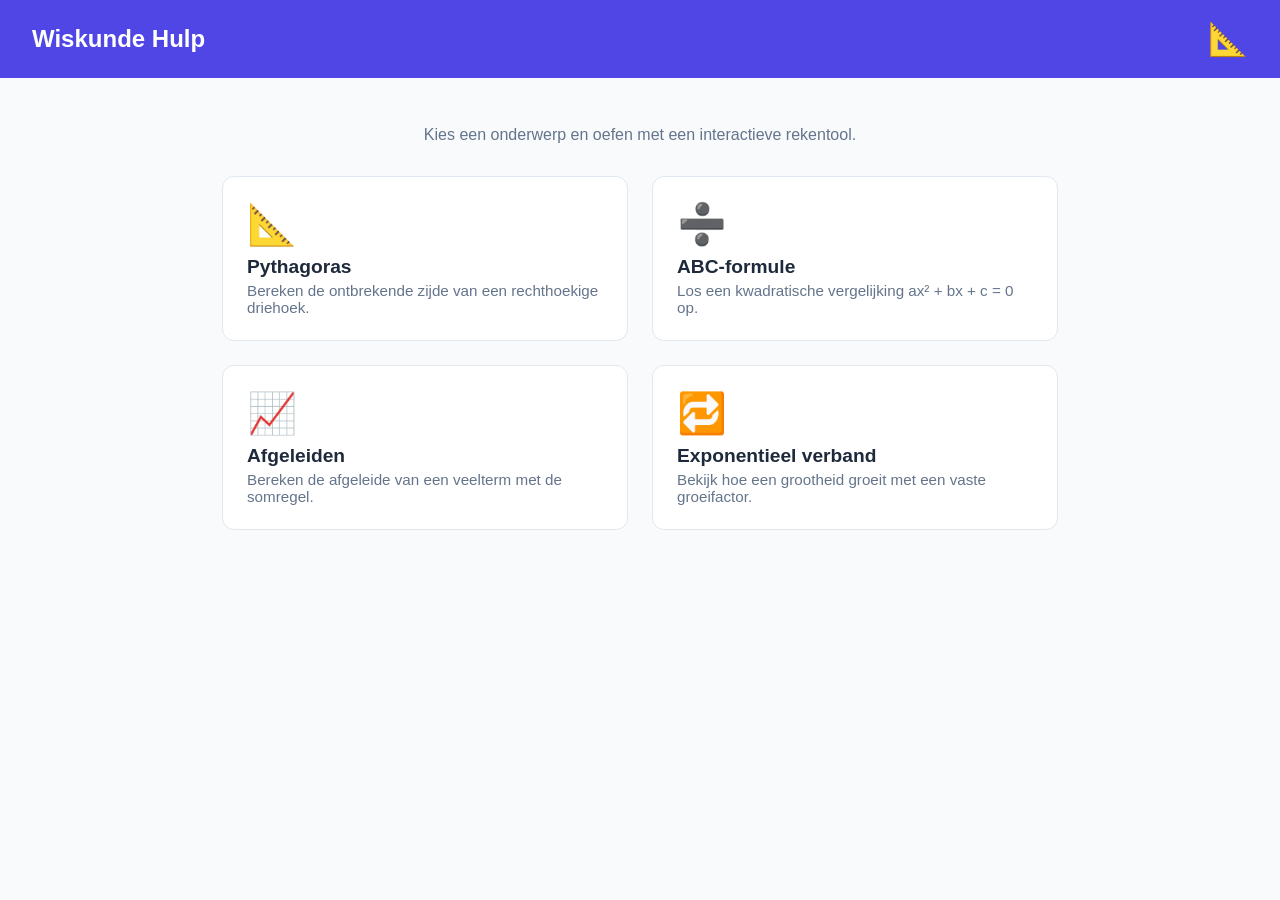
<file: web/index.html>
<!doctype html>
<html lang="nl">
<head>
  <meta charset="utf-8">
  <meta name="viewport" content="width=device-width, initial-scale=1">
  <title>Wiskunde Hulp</title>
  <link rel="stylesheet" href="css/style.css">
</head>
<body>
  <header class="header">
    <h1>Wiskunde Hulp</h1>
    <span class="logo">📐</span>
  </header>

  <main>
    <p class="intro">Kies een onderwerp en oefen met een interactieve rekentool.</p>

    <div class="tools-grid">
      <a class="tool-card" href="tools/pythagoras.html">
        <span class="icoon">📐</span>
        <h2>Pythagoras</h2>
        <p>Bereken de ontbrekende zijde van een rechthoekige driehoek.</p>
      </a>

      <a class="tool-card" href="tools/abc_formule.html">
        <span class="icoon">➗</span>
        <h2>ABC-formule</h2>
        <p>Los een kwadratische vergelijking ax&sup2; + bx + c = 0 op.</p>
      </a>

      <a class="tool-card" href="tools/afgeleiden.html">
        <span class="icoon">📈</span>
        <h2>Afgeleiden</h2>
        <p>Bereken de afgeleide van een veelterm met de somregel.</p>
      </a>

      <a class="tool-card" href="tools/exponentieel.html">
        <span class="icoon">🔁</span>
        <h2>Exponentieel verband</h2>
        <p>Bekijk hoe een grootheid groeit met een vaste groeifactor.</p>
      </a>
    </div>
  </main>
</body>
</html>
</file>
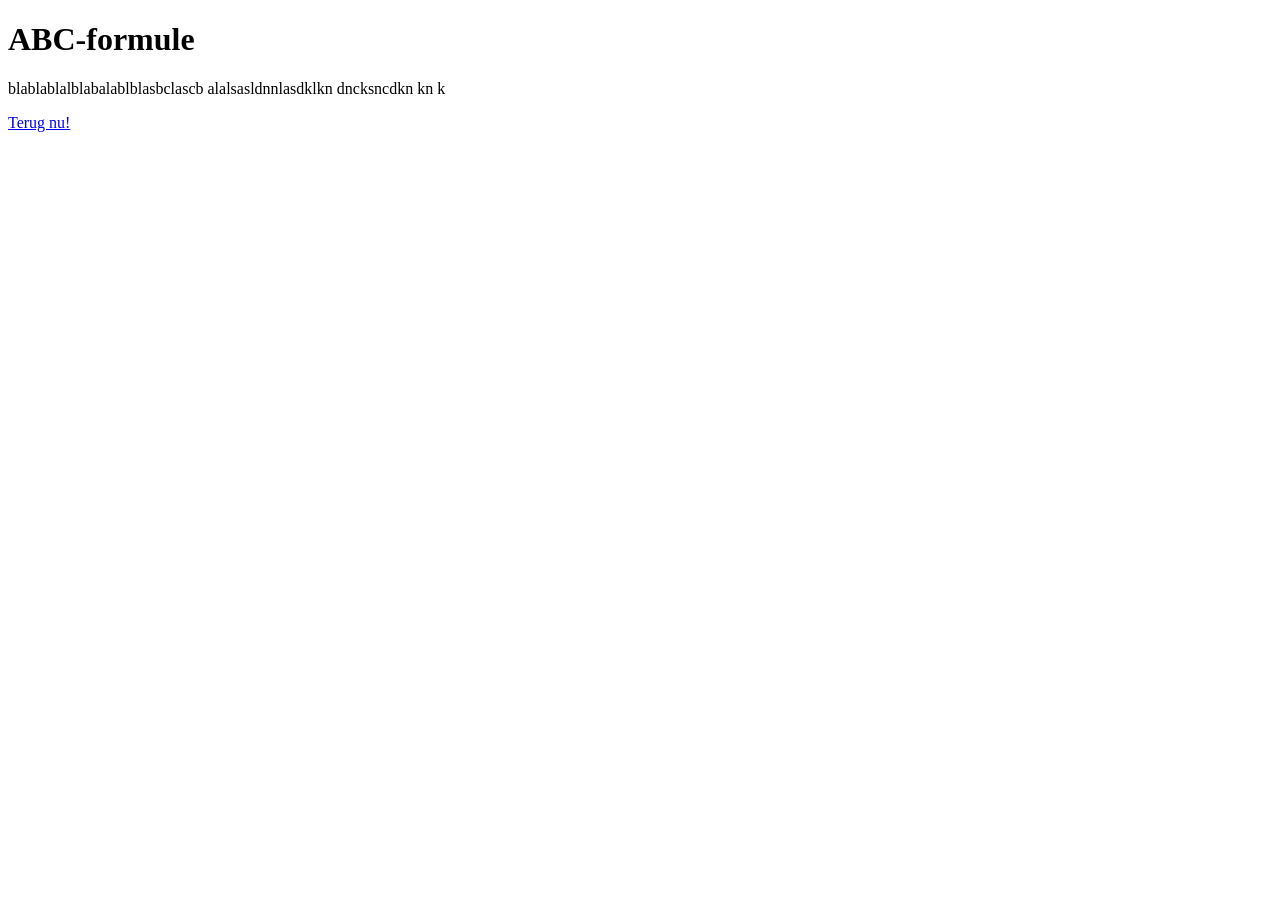
<file: web/abc.html>
<!DOCTYPE html>
<html>
<head>
    <meta charset="UTF-8" />
    <title>ABC-formule</title>
</head>
<body>
    <h1>ABC-formule</h1>
    <p>blablablalblabalablblasbclascb alalsasldnnlasdklkn dncksncdkn kn k</p>

    <a href="index.html">Terug nu!</a>
</body>
</html>
</file>
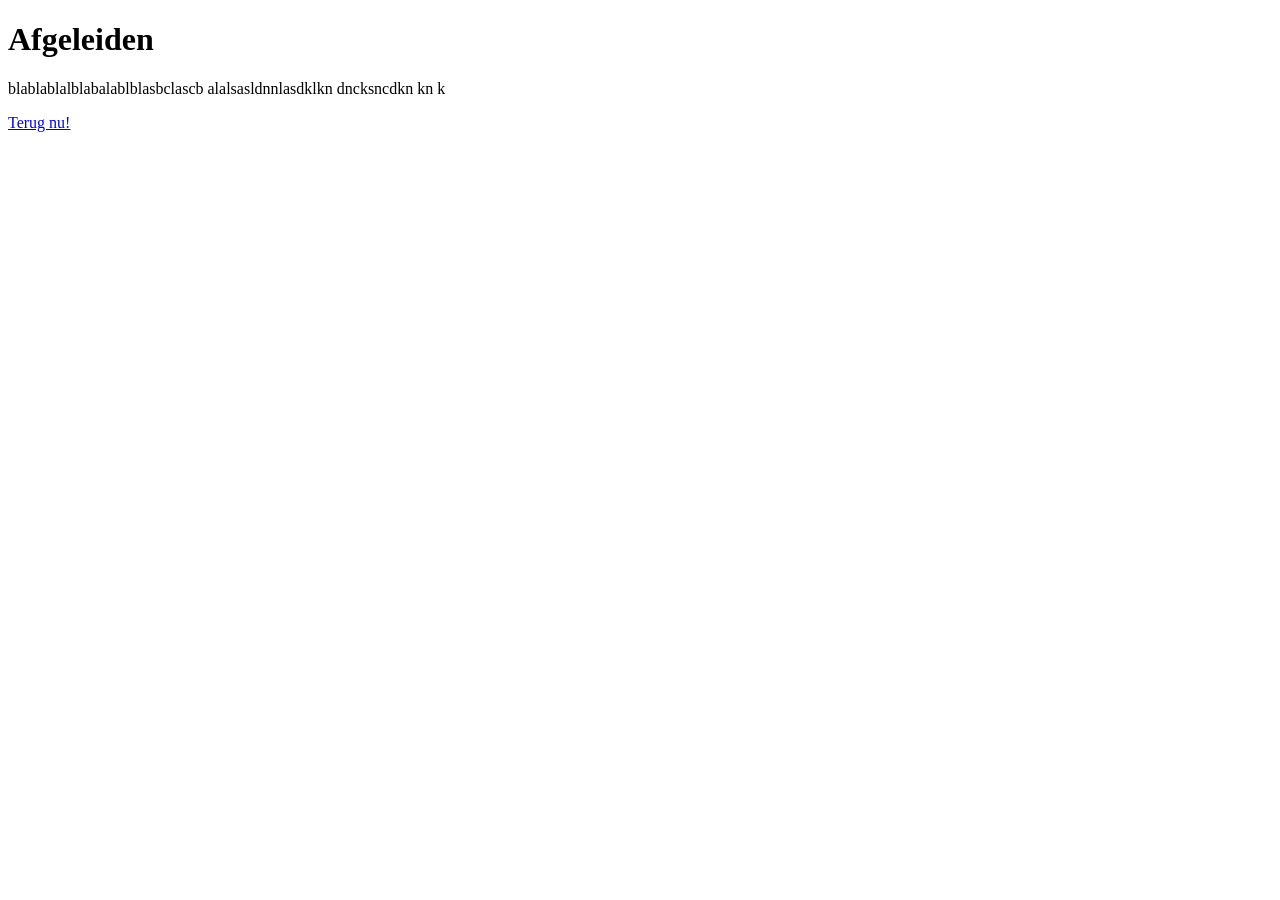
<file: web/afgeleide.html>
<!DOCTYPE html>
<html>
<head>
    <meta charset="UTF-8" />
    <title>Afgeleiden</title>
</head>
<body>
    <h1>Afgeleiden</h1>
    <p>blablablalblabalablblasbclascb alalsasldnnlasdklkn dncksncdkn kn k</p>

    <a href="index.html">Terug nu!</a>
</body>
</html>
</file>
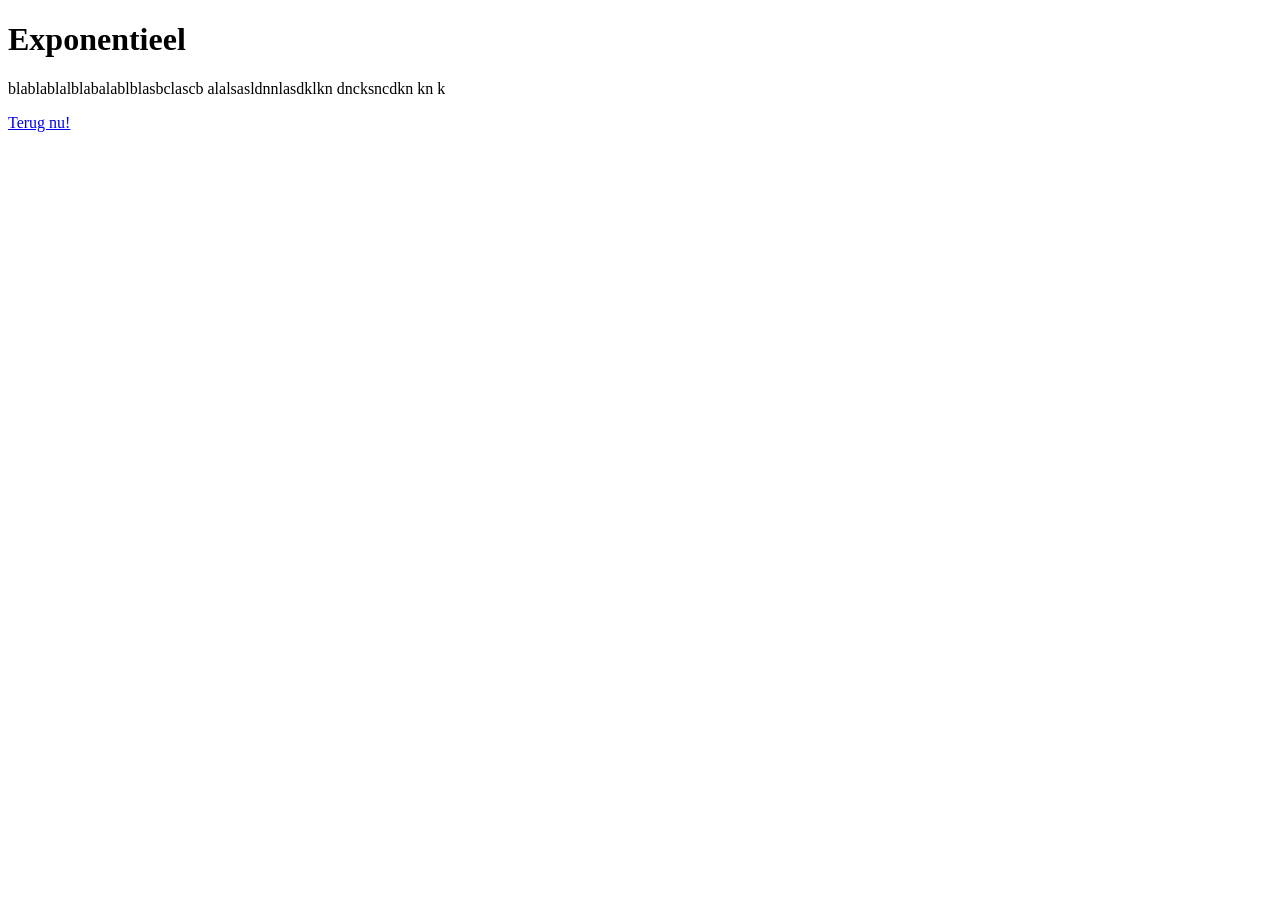
<file: web/exponentieel.html>
<!DOCTYPE html>
<html>
<head>
    <meta charset="UTF-8" />
    <title>Exponentieel</title>
</head>
<body>
    <h1>Exponentieel</h1>
    <p>blablablalblabalablblasbclascb alalsasldnnlasdklkn dncksncdkn kn k</p>

    <a href="index.html">Terug nu!</a>
</body>
</html>
</file>
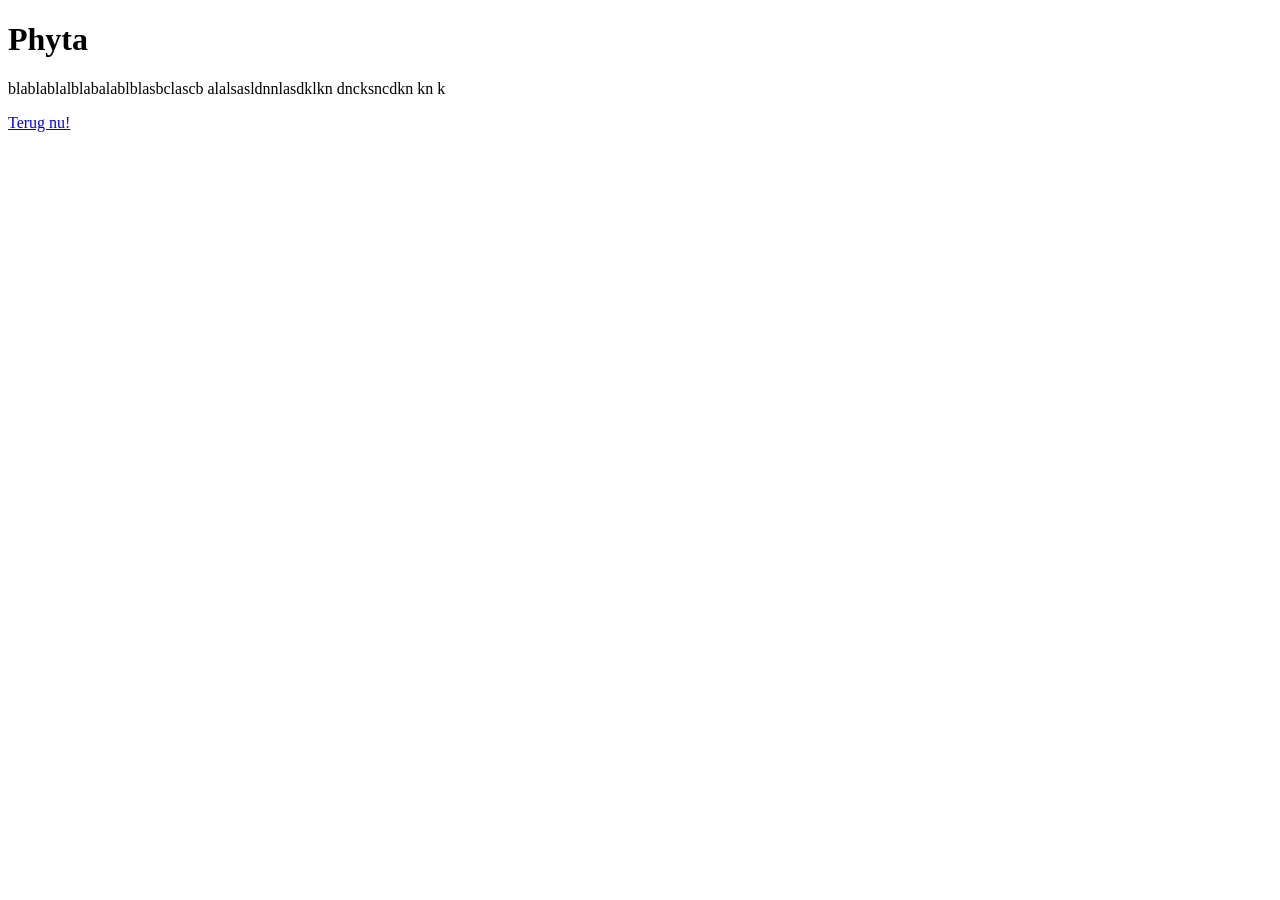
<file: web/phytagoras.html>
<!DOCTYPE html>
<html>
<head>
    <meta charset="UTF-8" />
    <title>Phyta</title>
</head>
<body>
    <h1>Phyta</h1>
    <p>blablablalblabalablblasbclascb alalsasldnnlasdklkn dncksncdkn kn k</p>

    <a href="index.html">Terug nu!</a>
</body>
</html>
</file>
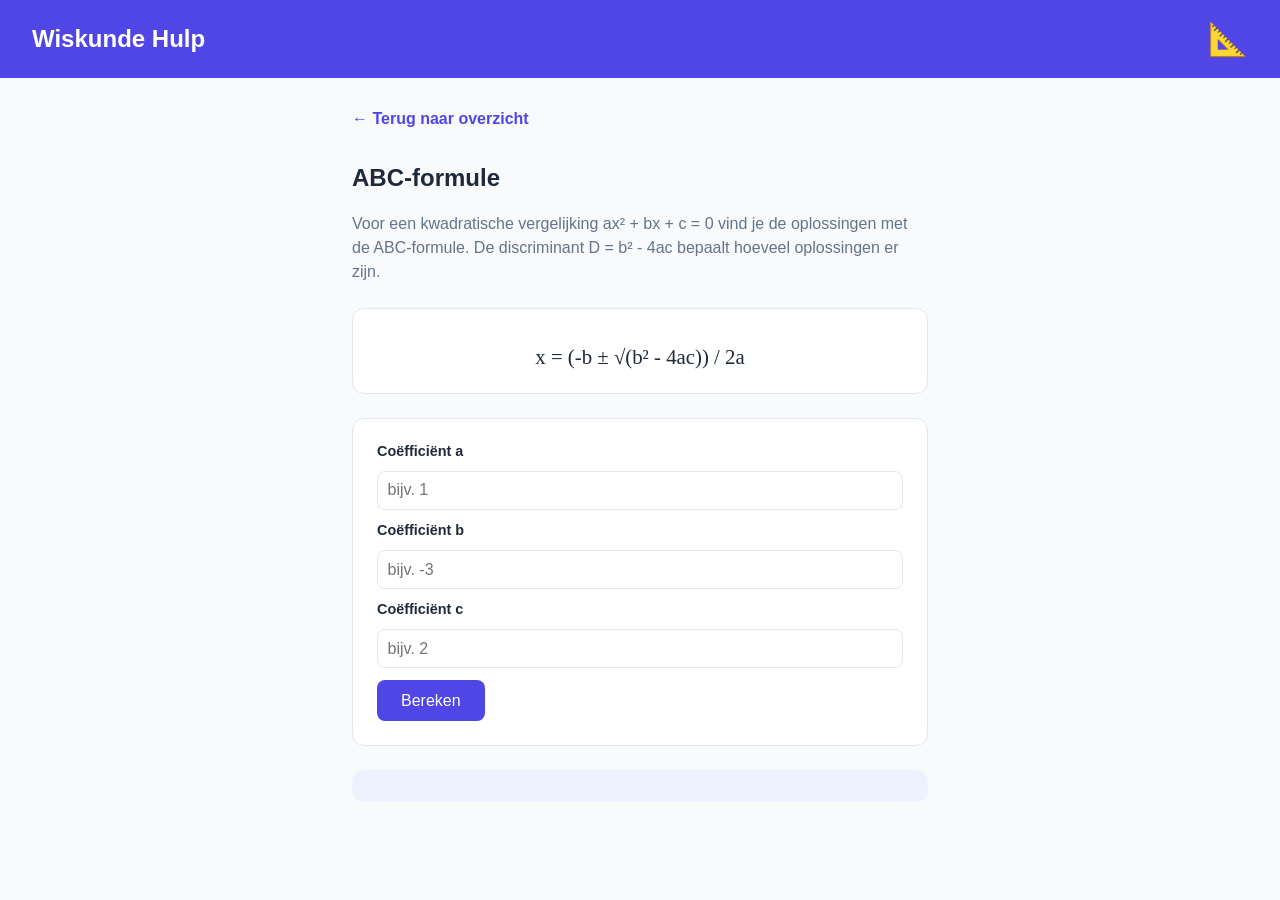
<file: web/tools/abc_formule.html>
<!doctype html>
<html lang="nl">
<head>
  <meta charset="utf-8">
  <meta name="viewport" content="width=device-width, initial-scale=1">
  <title>ABC-formule - Wiskunde Hulp</title>
  <link rel="stylesheet" href="../css/style.css">
  <link rel="stylesheet" href="https://pyscript.net/releases/2026.7.3/core.css">
  <script type="module" src="https://pyscript.net/releases/2026.7.3/core.js"></script>
</head>
<body>
  <header class="header">
    <h1>Wiskunde Hulp</h1>
    <span class="logo">📐</span>
  </header>

  <main class="tool-container">
    <a class="terug-link" href="../index.html">&larr; Terug naar overzicht</a>
    <h2>ABC-formule</h2>
    <p class="uitleg">
      Voor een kwadratische vergelijking ax&sup2; + bx + c = 0 vind je de
      oplossingen met de ABC-formule. De discriminant D = b&sup2; - 4ac
      bepaalt hoeveel oplossingen er zijn.
    </p>

    <div class="visueel">
      <p class="formule">x = (-b &plusmn; &radic;(b&sup2; - 4ac)) / 2a</p>
    </div>

    <div class="rekentool">
      <label for="coef-a">Coëfficiënt a</label>
      <input type="number" id="coef-a" step="any" placeholder="bijv. 1">

      <label for="coef-b">Coëfficiënt b</label>
      <input type="number" id="coef-b" step="any" placeholder="bijv. -3">

      <label for="coef-c">Coëfficiënt c</label>
      <input type="number" id="coef-c" step="any" placeholder="bijv. 2">

      <button id="bereken-knop" type="button">Bereken</button>
    </div>

    <p id="uitkomst" class="uitkomst"></p>
  </main>

  <script type="py" src="abc_formule.py"></script>
</body>
</html>
</file>
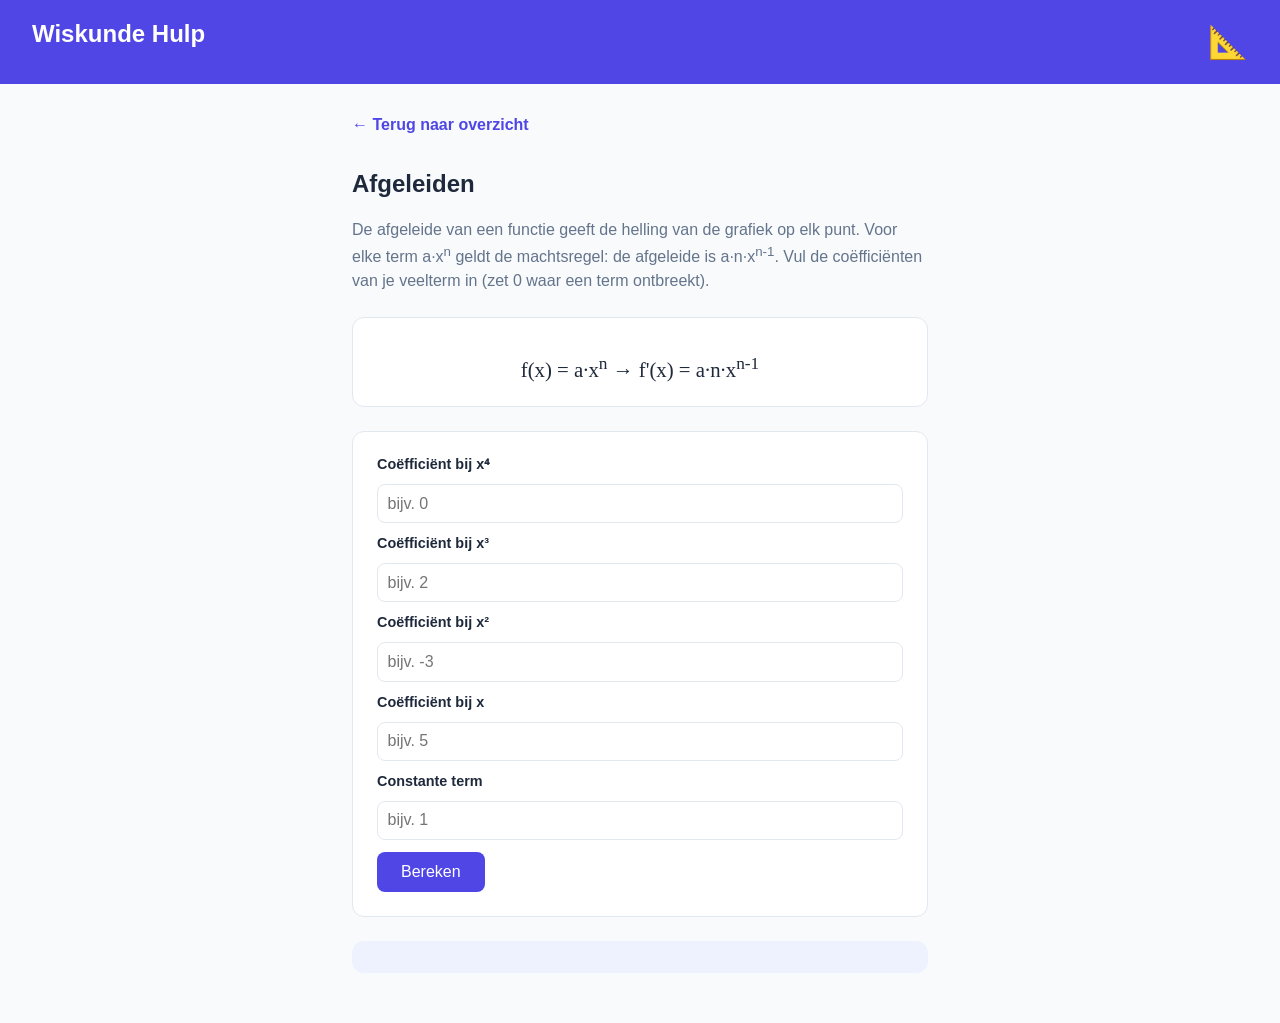
<file: web/tools/afgeleiden.html>
<!doctype html>
<html lang="nl">
<head>
  <meta charset="utf-8">
  <meta name="viewport" content="width=device-width, initial-scale=1">
  <title>Afgeleiden - Wiskunde Hulp</title>
  <link rel="stylesheet" href="../css/style.css">
  <link rel="stylesheet" href="https://pyscript.net/releases/2026.7.3/core.css">
  <script type="module" src="https://pyscript.net/releases/2026.7.3/core.js"></script>
</head>
<body>
  <header class="header">
    <a class="terug-link" href="../index.html">
      <h1>Wiskunde Hulp</h1>
    </a>
    <span class="logo">📐</span>
  </header>

  <main class="tool-container">
    <a class="terug-link" href="../index.html">&larr; Terug naar overzicht</a>
    <h2>Afgeleiden</h2>
    <p class="uitleg">
      De afgeleide van een functie geeft de helling van de grafiek op elk
      punt. Voor elke term a&middot;x<sup>n</sup> geldt de machtsregel: de
      afgeleide is a&middot;n&middot;x<sup>n-1</sup>. Vul de coëfficiënten
      van je veelterm in (zet 0 waar een term ontbreekt).
    </p>

    <div class="visueel">
      <p class="formule">f(x) = a&middot;x<sup>n</sup> &rarr; f'(x) = a&middot;n&middot;x<sup>n-1</sup></p>
    </div>

    <div class="rekentool">
      <label for="coef-4">Coëfficiënt bij x&#8308;</label>
      <input type="number" id="coef-4" step="any" placeholder="bijv. 0">

      <label for="coef-3">Coëfficiënt bij x&sup3;</label>
      <input type="number" id="coef-3" step="any" placeholder="bijv. 2">

      <label for="coef-2">Coëfficiënt bij x&sup2;</label>
      <input type="number" id="coef-2" step="any" placeholder="bijv. -3">

      <label for="coef-1">Coëfficiënt bij x</label>
      <input type="number" id="coef-1" step="any" placeholder="bijv. 5">

      <label for="coef-0">Constante term</label>
      <input type="number" id="coef-0" step="any" placeholder="bijv. 1">

      <button id="bereken-knop" type="button">Bereken</button>
    </div>

    <p id="uitkomst" class="uitkomst"></p>
  </main>

  <script type="py" src="afgeleiden.py"></script>
</body>
</html>
</file>
<file: web/css/style.css>
:root {
  --kleur-primair: #4f46e5;
  --kleur-primair-donker: #4338ca;
  --kleur-achtergrond: #f8fafc;
  --kleur-kaart: #ffffff;
  --kleur-tekst: #1e293b;
  --kleur-tekst-zacht: #64748b;
  --kleur-rand: #e2e8f0;
  --radius: 12px;
}

* {
  box-sizing: border-box;
}

body {
  margin: 0;
  font-family: "Segoe UI", Arial, sans-serif;
  background: var(--kleur-achtergrond);
  color: var(--kleur-tekst);
}

a {
  color: inherit;
  text-decoration: none;
}

/* Header, zie schets: volle breedte met titel en logo */
.header {
  width: 100%;
  display: flex;
  justify-content: space-between;
  align-items: center;
  padding: 1.25rem 2rem;
  background: var(--kleur-primair);
  color: white;
}

.header h1 {
  margin: 0;
  font-size: 1.5rem;
}

.header a {
  color: white;
  text-decoration: none;
}

.logo {
  font-size: 2rem;
}

main {
  max-width: 900px;
  margin: 0 auto;
  padding: 2rem;
}

.intro {
  text-align: center;
  color: var(--kleur-tekst-zacht);
  margin-bottom: 2rem;
}

/* Grid met tool-kaarten, zie schets: rijen van blokken */
.tools-grid {
  display: grid;
  grid-template-columns: repeat(2, 1fr);
  gap: 1.5rem;
}

@media (max-width: 600px) {
  .tools-grid {
    grid-template-columns: 1fr;
  }
}

.tool-card {
  display: block;
  background: var(--kleur-kaart);
  border: 1px solid var(--kleur-rand);
  border-radius: var(--radius);
  padding: 1.5rem;
  transition: transform 0.15s ease, box-shadow 0.15s ease;
}

.tool-card:hover {
  transform: translateY(-3px);
  box-shadow: 0 8px 20px rgba(0, 0, 0, 0.08);
}

.tool-card .icoon {
  font-size: 2.5rem;
}

.tool-card h2 {
  margin: 0.5rem 0 0.25rem;
  font-size: 1.2rem;
}

.tool-card p {
  margin: 0;
  color: var(--kleur-tekst-zacht);
  font-size: 0.95rem;
}

/* Individuele toolpagina's */
.tool-container {
  max-width: 640px;
  margin: 0 auto;
  padding: 2rem;
}

.terug-link {
  display: inline-block;
  margin-bottom: 1rem;
  color: var(--kleur-primair);
  font-weight: 600;
}

.uitleg {
  color: var(--kleur-tekst-zacht);
  line-height: 1.5;
}

.visueel {
  background: var(--kleur-kaart);
  border: 1px solid var(--kleur-rand);
  border-radius: var(--radius);
  padding: 1.5rem;
  text-align: center;
  margin: 1.5rem 0;
}

.formule {
  font-size: 1.3rem;
  font-family: Cambria, Georgia, serif;
  margin: 0.75rem 0 0;
}

.rekentool {
  display: flex;
  flex-direction: column;
  gap: 0.75rem;
  background: var(--kleur-kaart);
  border: 1px solid var(--kleur-rand);
  border-radius: var(--radius);
  padding: 1.5rem;
}

.rekentool label {
  font-weight: 600;
  font-size: 0.9rem;
}

.rekentool input {
  padding: 0.6rem;
  border: 1px solid var(--kleur-rand);
  border-radius: 8px;
  font-size: 1rem;
}

.hint {
  font-size: 0.85rem;
  color: var(--kleur-tekst-zacht);
  margin: 0;
}

button {
  align-self: flex-start;
  background: var(--kleur-primair);
  color: white;
  border: none;
  padding: 0.7rem 1.5rem;
  border-radius: 8px;
  font-size: 1rem;
  cursor: pointer;
}

button:hover {
  background: var(--kleur-primair-donker);
}

.uitkomst {
  white-space: pre-line;
  background: #eef2ff;
  border-radius: var(--radius);
  padding: 1rem 1.5rem;
  font-size: 1.1rem;
  font-weight: 600;
  margin-top: 1.5rem;
  min-height: 1.5rem;
}
</file>
